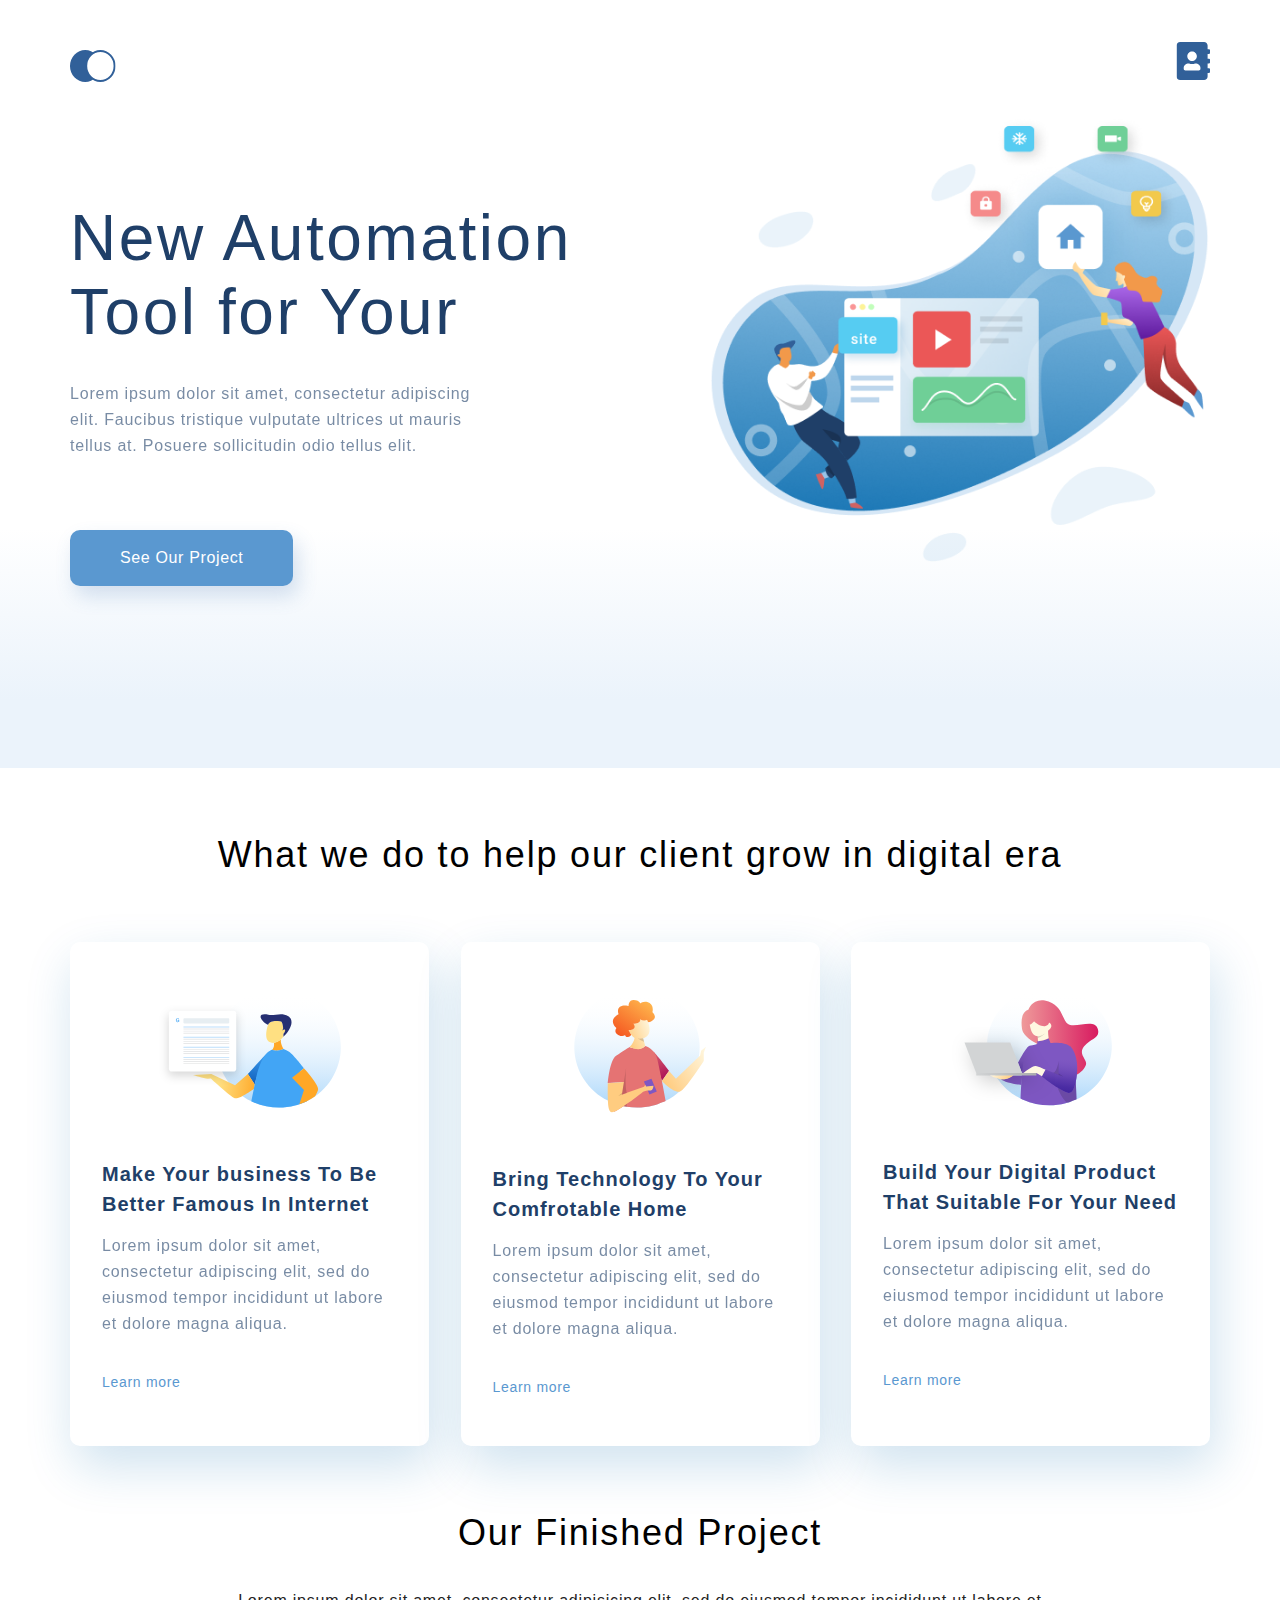
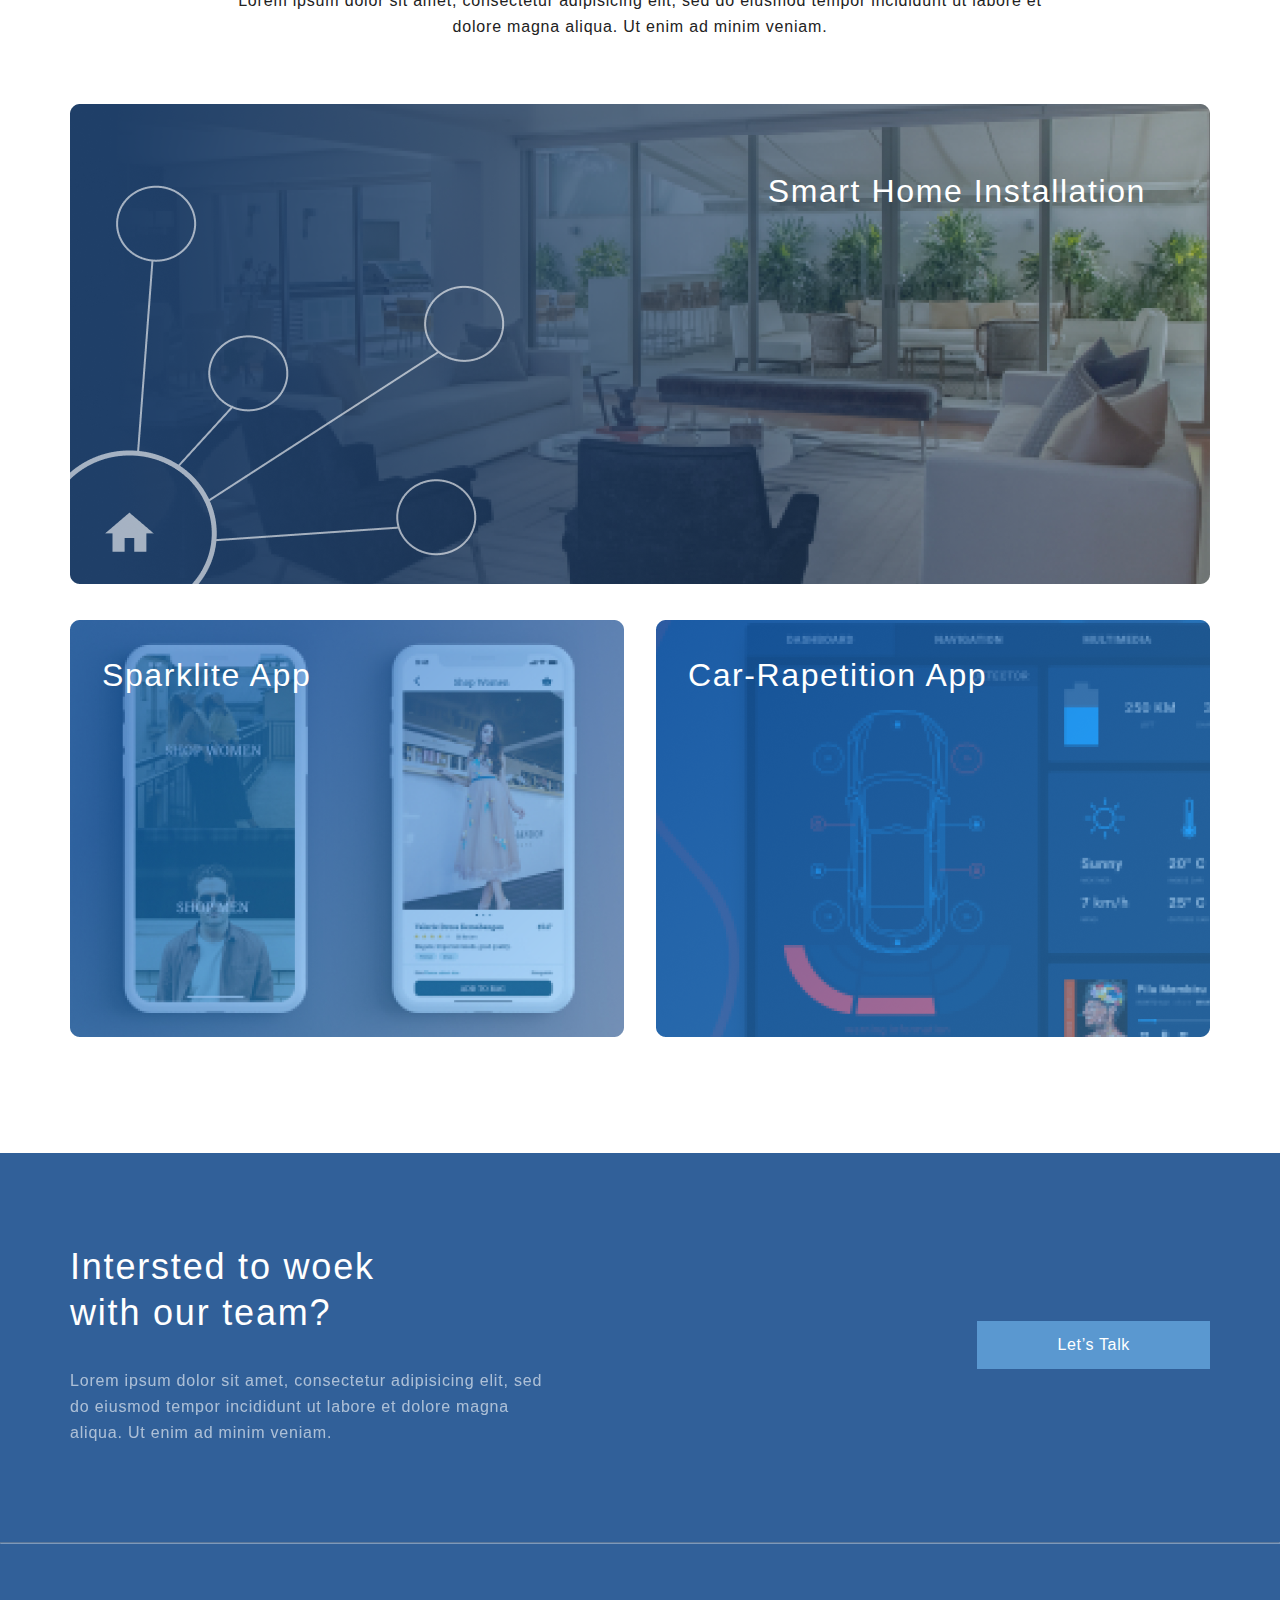
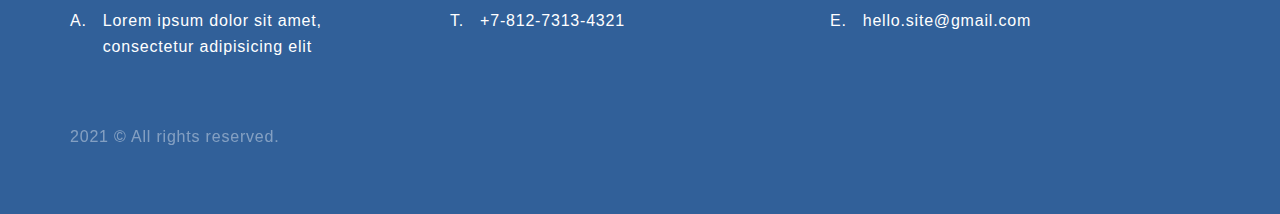
<file: index.html>
<!DOCTYPE html>
<html lang="en">
<head>
    <meta charset="UTF-8">
    <title>Главная</title>
    <meta name="viewport" content="width=device-width, initial-scale=1.0">
    <link rel="stylesheet" href="style.css">
</head>
<body>
    <div class="top">
        <div class="container top__box">
            <ul class="header">
                <li><a href="index.html"><img src="img/logo.svg" alt="logo"></a></li>
                <li><a href="contacts.html"><img src="img/contacts.svg" alt="contacts"></a></li>
            </ul>
            <div class="top__info">
                <h1 class="top__heading">New Automation Tool for Your </h1>
                <p class="text top__text">Lorem ipsum dolor sit amet, consectetur adipiscing elit. Faucibus tristique vulputate ultrices ut mauris tellus at. Posuere sollicitudin odio tellus elit.</p>
                <a class="top__button" href="#">See Our Project</a>
            </div>
        </div>
    </div>
    <div class="what-we-do container">
        <h3 class="heading">What we do to help our client grow in digital era</h3>
        <div class="card-box">
            <div class="card">
                <img class="card__img" src="img/card1.svg" alt="card 1">
                <h4 class="heading-mini">Make Your business To Be Better Famous In Internet</h4>
                <p class="text">Lorem ipsum dolor sit amet, consectetur adipiscing elit, sed do eiusmod tempor incididunt ut labore et dolore magna aliqua. </p>
                <a href="#" class="card__link">Learn more</a>
            </div>
            <div class="card">
                <img class="card__img" src="img/card2.svg" alt="card 2">
                <h4 class="heading-mini">Bring Technology To Your Comfrotable Home</h4>
                <p class="text">Lorem ipsum dolor sit amet, consectetur adipiscing elit, sed do eiusmod tempor incididunt ut labore et dolore magna aliqua. </p>
                <a href="#" class="card__link">Learn more</a>
            </div>
            <div class="card">
                <img class="card__img" src="img/card3.svg" alt="card 3">
                <h4 class="heading-mini">Build Your Digital Product That Suitable For Your Need</h4>
                <p class="text">Lorem ipsum dolor sit amet, consectetur adipiscing elit, sed do eiusmod tempor incididunt ut labore et dolore magna aliqua. </p>
                <a href="#" class="card__link">Learn more</a>
            </div>
        </div>
    </div>
    <div class="project container">
        <h3 class="heading">Our Finished Project</h3>
        <p class="text text__project">Lorem ipsum dolor sit amet, consectetur adipisicing elit, sed do eiusmod tempor incididunt ut labore et dolore magna aliqua. Ut enim ad minim veniam.</p>
        <div class="project__item">
            <img class="project__img" src="img/project1.png" alt="project 1">
            <p class="project__text">Smart Home Installation</p>
        </div>
        <div class="project__parent">
            <div class="project__item project__item_marging">
                <img class="project__img" src="img/project2.png" alt="project 2">
                <p class="project__text project__text_mini">Sparklite App</p>
            </div>
            <div class="project__item">
                <img class="project__img" src="img/project3.png" alt="project 3">
                <p class="project__text project__text_mini">Car-Rapetition App</p>
            </div>
        </div>
    </div>
    <div class="footer">
        <div class="container">
            <div class="footer__top">
                <div class="footer__text">
                    <h3 class="heading footer__heading">Intersted to woek with our team?</h3>
                    <p class="text text_footer">Lorem ipsum dolor sit amet, consectetur adipisicing elit, sed do eiusmod tempor incididunt ut labore et dolore magna aliqua. Ut enim ad minim veniam.</p>
                </div>
                <a class="footer__button" href="#">Let’s Talk</a>
            </div>
        </div>
        <hr>
        <div class="container">
            <div class="footer__bottom">
                <ul class="footer__info">
                <li class="footer__list">Lorem ipsum dolor sit amet, consectetur adipisicing elit</li>
                <li class="footer__list">+7-812-7313-4321</li>
                <li class="footer__list"><a class="footer__list_link" href="mailto:hello.site@gmail.com">hello.site@gmail.com</a></li>
                </ul>
                <div class="footer__copy"><p class="text footer__copy-text">2021 &copy; All rights reserved.</p></div>
            </div>
        </div>
    </div>
</body>
</html>
</file>
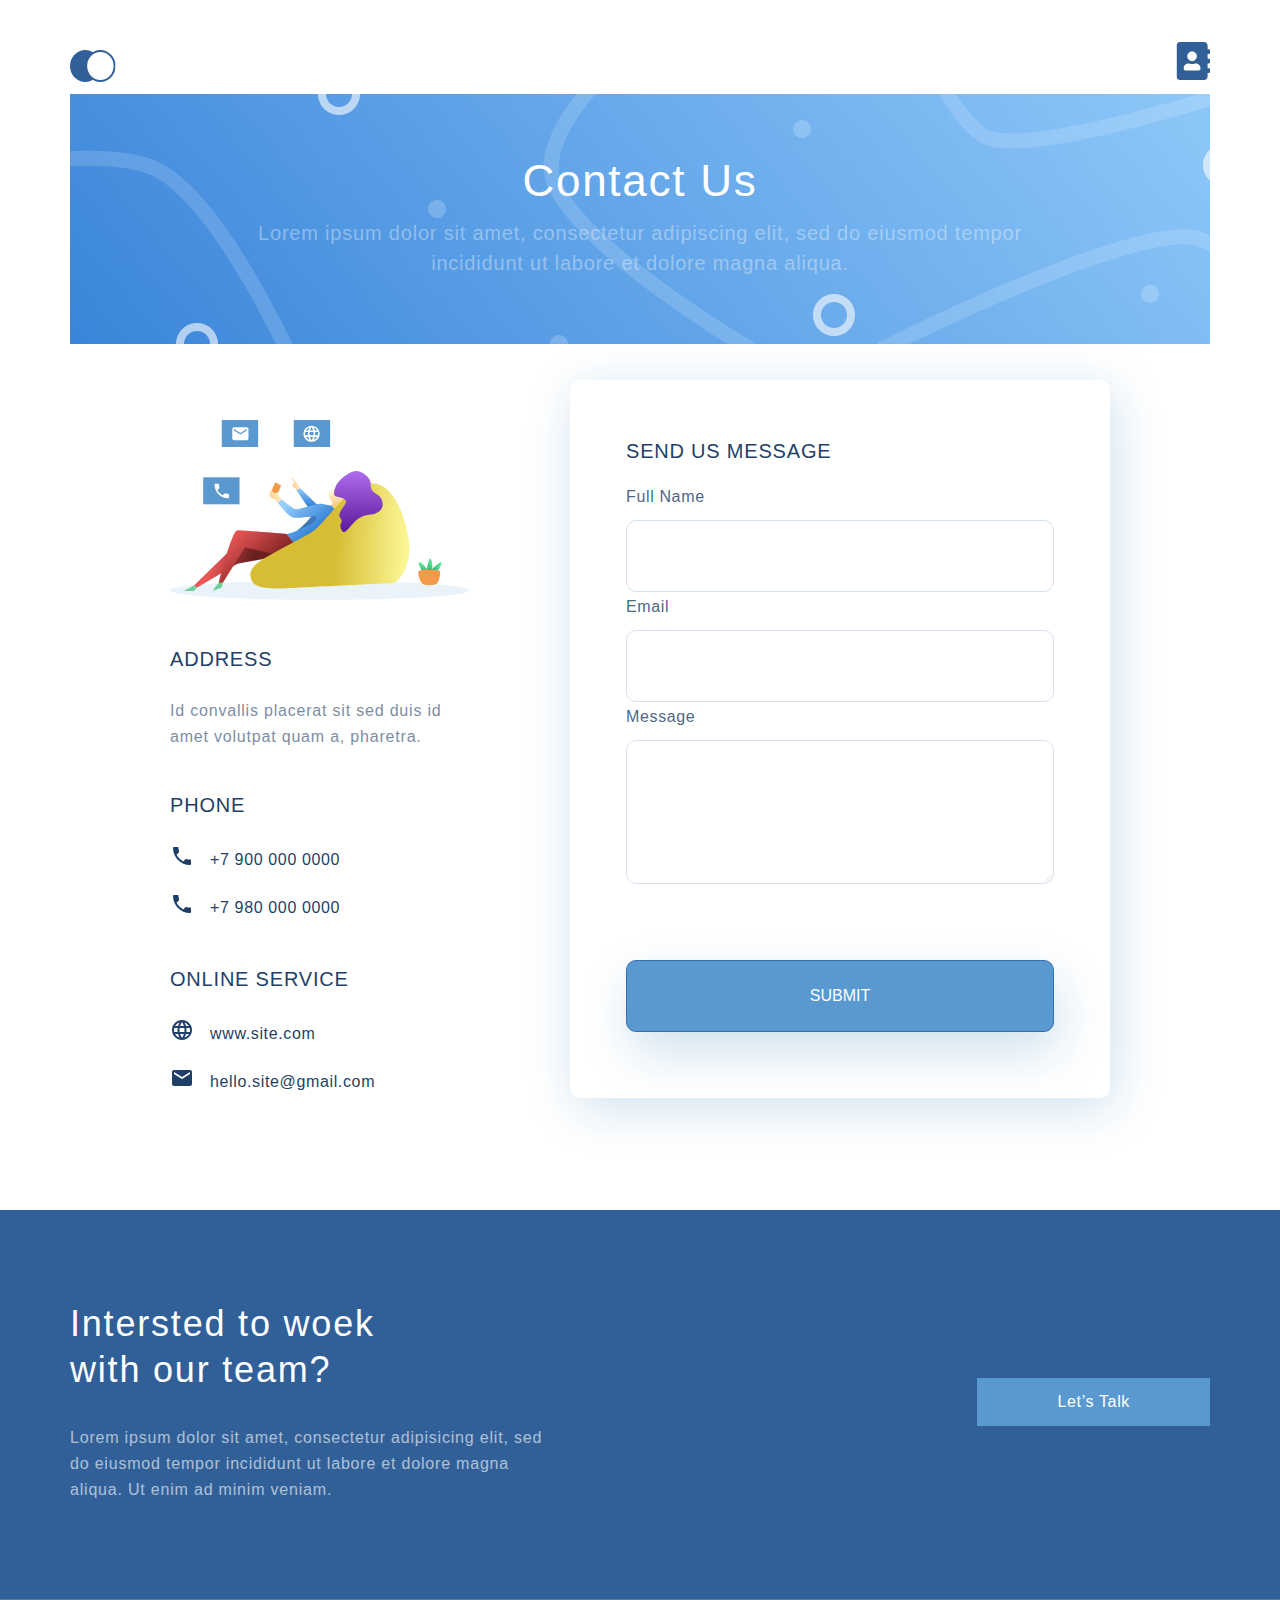
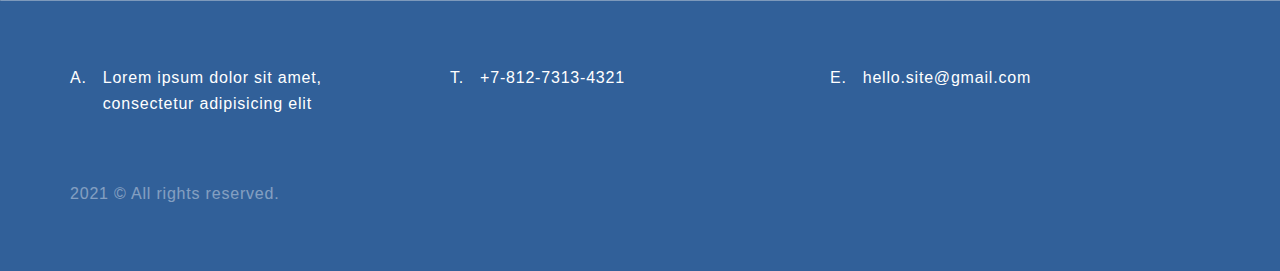
<file: contacts.html>
<!DOCTYPE html>
<html lang="en">
<head>
    <meta charset="UTF-8">
    <title>Контакты</title>
    <meta name="viewport" content="width=device-width, initial-scale=1.0">
    <link rel="stylesheet" href="style.css">
</head>
<body>
<div class="top top__contacts">
    <div class="container top__box">
        <ul class="header">
            <li><a href="index.html"><img src="img/logo.svg" alt="logo"></a></li>
            <li><a href="contacts.html"><img src="img/contacts.svg" alt="contacts"></a></li>
        </ul>
        <div class="banner-contacts">
            <h2 class="heading contacts_heading">Contact Us</h2>
            <p class="text contacts_text">Lorem ipsum dolor sit amet, consectetur adipiscing elit, sed do eiusmod tempor incididunt ut labore et dolore magna aliqua. </p>
        </div>
    </div>
</div>
<div class="container">
    <div class="contacts__content">
        <div class="contacts__block">
            <img class="contacts__img" src="img/contacts_img.svg" alt="contacts">
            <h4 class="heading contacts__heading">Address</h4>
            <p class="text text__contacts">Id convallis placerat sit sed duis id amet volutpat quam a, pharetra.</p>

            <h4 class="heading contacts__heading">Phone</h4>
            <ul class="contacts__phone">
                <li class="contacts__phone-list">+7 900 000 0000</li>
                <li class="contacts__phone-list">+7 980 000 0000</li>
            </ul>
            <h4 class="heading contacts__heading">Online service</h4>
            <ul class="contacts__services">
                <li class="contacts__services-list contacts__icon_site"><a class="contacts__services-link" href="http://mail.ru/" target="_blank">www.site.com</a></li>
                <li class="contacts__services-list contacts__icon_mail"><a  class="contacts__services-link" href="mailto:hello.site@gmail.com">hello.site@gmail.com</a></li>
            </ul>
        </div>
        <div class="contacts__form">
            <form action="#">
                <h4 class="heading form__heading">Send us message</h4>
                <label class="form__label">Full Name</label>
                <input class="field form__input" type="text" class="field">
                <label class="form__label">Email</label>
                <input class="field form__input" type="email" class="field">
                <label class="form__label">Message</label>
                <textarea class="field form__textarea" cols="30" rows="5" class="field"></textarea>
                <button type="submit" class="submit">submit</button>
            </form>
        </div>
    </div>
    <div class="contacts__map">
        <script type="text/javascript" charset="utf-8" async src="https://api-maps.yandex.ru/services/constructor/1.0/js/?um=constructor%3A7879cfe663b566876f4dd529f94eeb7f7440069e0932629b56d0b632b9b34c13&amp;width=100%&amp;height=400&amp;lang=ru_RU&amp;scroll=true"></script>
    </div>
</div>
<div class="footer">
    <div class="container">
        <div class="footer__top">
            <div class="footer__text">
                <h3 class="heading footer__heading">Intersted to woek with our team?</h3>
                <p class="text text_footer">Lorem ipsum dolor sit amet, consectetur adipisicing elit, sed do eiusmod tempor incididunt ut labore et dolore magna aliqua. Ut enim ad minim veniam.</p>
            </div>
            <a class="footer__button" href="#">Let’s Talk</a>
        </div>
    </div>
    <hr>
    <div class="container">
        <div class="footer__bottom">
            <ul class="footer__info">
                <li class="footer__list">Lorem ipsum dolor sit amet, consectetur adipisicing elit</li>
                <li class="footer__list">+7-812-7313-4321</li>
                <li class="footer__list"><a class="footer__list_link" href="mailto:hello.site@gmail.com">hello.site@gmail.com</a></li>
            </ul>
            <div class="footer__copy"><p class="text footer__copy-text">2021 &copy; All rights reserved.</p></div>
        </div>
    </div>
</div>
</body>
</html>
</file>
<file: style.css>
body {
    font-family: sans-serif;
    font-style: normal;
    font-weight: normal;
}
* {
    margin: 0;
    padding: 0;
}
.container {
    max-width: 1140px;
    margin: 0 auto;
}
.top {
    min-height: 768px;
    background: linear-gradient(0deg, #EBF3FB 8.84%, rgba(152, 195, 232, 0) 31.12%);
}
.top__contacts {
     min-height: 380px;
     background: none;
 }
.top__box {
    display: flex;
    flex-direction: column;
    height: 100%;
}
.header {
    display: flex;
    justify-content: space-between;
    list-style-type: none;
    padding-top: 42px;
}
.top__info {
    padding-top: 107px;
    flex-grow: 1;
    background: url(img/top__back.png);
    background-repeat: no-repeat;
    background-position: right center;
    background-size: 44%;
}
.top__heading {
    width: 510px;
    font-size: 64px;
    font-weight: 300;
    color: #1F3F68;
    line-height: 74px;
    letter-spacing: 0.04em;
    margin-bottom: 32px;
}
.text {
    color: #1F3F68;
    font-size: 16px;
    line-height: 26px;
    letter-spacing: 0.05em;
    opacity: 0.6;
}
.top__text {
    width: 425px;
}
.top__button {
    font-size: 16px;
    line-height: 26px;
    text-align: center;
    letter-spacing: 0.04em;
    color: #FFFFFF;
    background: #5A98D0;
    box-shadow: 5px 10px 20px rgba(53, 110, 173, 0.2);
    border-radius: 10px;
    padding: 15px 50px;
    display: inline-block;
    text-decoration: none;
    margin-top: 71px;
}
.heading {
    font-size: 36px;
    text-align: center;
    font-weight: 300;
    line-height: 46px;
    letter-spacing: 0.05em;
    color: #000000;
}
.banner-contacts {
    width: 100%;
    height: 250px;
    background: url(img/banner__contacts.png);
    background-repeat: no-repeat;
    background-position: center;
}
.contacts_heading {
    margin-top: 50px;
    font-weight: 500;
    font-size: 44px;
    line-height: 74px;
    letter-spacing: 0.04em;
    color: #FFFFFF;
}
.contacts_text {
    margin: 0 auto;
    width: 780px;
    font-size: 20px;
    line-height: 30px;
    text-align: center;
    letter-spacing: 0.04em;
    color: rgba(255, 255, 255, 0.6);
}
.what-we-do {
    padding-top: 64px;
}
.card-box {
    display: flex;
    justify-content: space-between;
    padding-top: 64px;
    padding-bottom: 64px;
}
.card {
    width: 359px;
    padding: 44px 32px;
    box-sizing: border-box;
    background: #FFFFFF;
    box-shadow: 5px 20px 50px rgba(16, 112, 177, 0.2);
    border-radius: 10px;
    display: flex;
    flex-direction: column;
}
.heading-mini {
    font-size: 20px;
    line-height: 30px;
    color: #1F3F68;
    letter-spacing: 0.05em;
    margin-bottom: 14px;
}
.card__img {
    align-self: center;
    margin-bottom: 51px;
}
.card__link {
    font-size: 14px;
    line-height: 30px;
    letter-spacing: 0.05em;
    color: #5A98D0;
    text-decoration: none;
    padding-top: 30px;
}
.project {
    /*margin-bottom: 112px;*/
}
.text__project {
    width: 75%;
    margin: 32px auto 64px;
    color: #222222;
    opacity: 1;
    text-align: center;
}
.project__item {
    position: relative;
    flex-grow: 1;
}
.project__img {
    width: 100%;
}
.project__text {
    font-size: 32px;
    line-height: 46px;
    text-align: right;
    letter-spacing: 0.05em;
    color: #FFFFFF;
    position: absolute;
    top: 64px;
    right: 64px;
}
.project__parent {
    display: flex;
    justify-content: space-between;
    margin-top: 32px;
}
.project__item_marging {
    margin-right: 32px;
}
.project__text_mini {
    right: auto;
    top: 32px;
    left: 32px;
    text-align: left;
}
.contacts__content {
    display: flex;
    justify-content: space-between;
    margin: 0 100px;
}
.contacts__block {
    margin-right: 100px;
    width: 300px;
}
.contacts__heading {
    margin-top: 40px;
    text-transform: uppercase;
    font-weight: 500;
    font-size: 20px;
    line-height: 30px;
    letter-spacing: 0.04em;
    color: #1F3F68;
    text-align: left;
}
.contacts__img {
    width: 100%;
    margin-top: 40px;
}
.text__contacts {
    padding-top: 24px;
    color: #1F3F68;
    opacity: 0.6;
}
.contacts__phone {
    list-style-type: none;
    margin-top: 24px;
}
.contacts__phone-list:first-child {
    margin-bottom: 16px;
}
.contacts__phone-list {
    padding: 3px 0 3px 40px;
    background-image: url(img/ico_phone.svg);
    background-repeat: no-repeat;
    font-weight: 300;
    font-size: 16px;
    line-height: 26px;
    letter-spacing: 0.04em;
    color: #1F3F68;
}
.contacts__services {
    list-style-type: none;
    margin-top: 24px;
}
.contacts__services-list:first-child {
    margin-bottom: 16px;
}
.contacts__services-list {
    padding: 3px 0 3px 40px;
    background-repeat: no-repeat;
    font-weight: 300;
    font-size: 16px;
    line-height: 26px;
    letter-spacing: 0.04em;
    color: #1F3F68;
}
.contacts__icon_site {
    background-image: url(img/ico_site.svg);
}
.contacts__icon_mail {
    background-image: url(img/ico_mail.svg);
}
.contacts__services-link {
    text-decoration: none;
    font-weight: 300;
    font-size: 16px;
    line-height: 26px;
    letter-spacing: 0.04em;
    color: #1F3F68;
}
.contacts__form {
    width: 540px;
    background: #FFFFFF;
    box-shadow: 5px 10px 50px rgba(16, 112, 177, 0.2);
    border-radius: 10px;
}
form {
    padding: 56px;
}
.form__heading {
    text-transform: uppercase;
    font-weight: 500;
    font-size: 20px;
    line-height: 30px;
    letter-spacing: 0.04em;
    color: #1F3F68;
    text-align: left;
    margin-bottom: 16px;
}
.form__label {
    padding-top: 32px;
    font-size: 16px;
    line-height: 30px;
    letter-spacing: 0.04em;
    color: #1F3F68;
    opacity: 0.8;
}
.field {
    margin-top: 8px;
    border: 1px solid #356EAD;
    box-sizing: border-box;
    border-radius: 10px;
    font-weight: 300;
    font-size: 16px;
    line-height: 30px;
    letter-spacing: 0.04em;
    color: #1F3F68;
    opacity: 0.2;
}
.form__input {
    height: 72px;
    width: 100%;
}
.form__textarea {
    height: 144px;
    width: 100%;
}
.contacts__map {
    margin: 0 100px;
    margin-top: 96px;
}
.submit {
    margin-top: 72px;
    background: #5A98D0;
    box-shadow: 5px 20px 50px rgba(16, 112, 177, 0.2);
    border-radius: 10px;
    border: 1px solid #356EAD;
    font-weight: 500;
    font-size: 16px;
    line-height: 26px;
    text-align: center;
    color: #FFFFFF;
    text-transform: uppercase;
    width: 100%;
    height: 72px;
}
.footer {
    background: #316099;
    padding-top: 91px;
    padding-bottom: 64px;
    margin-top: 112px;
}
.footer__top {
    padding-bottom: 96px;
    display: flex;
    justify-content: space-between;
    align-items: center;
}
.footer__heading {
    width: 340px;
    text-align: left;
    color: #FFFFFF;
    margin-bottom: 32px;
}
.text_footer {
    color: #FFFFFF;
    width: 495px;
}
.footer__button {
    align-self: center;
    background: #5A98D0;
    padding: 15px 80px;
    text-align: center;
    letter-spacing: 0.04em;
    color: #FFFFFF;
    text-decoration: none;
}
hr {
    opacity: 0.4;
}
.footer__info {
    margin-top: 64px;
    display: flex;
    justify-content: space-between;

}
.footer__list {
    font-size: 16px;
    line-height: 26px;
    letter-spacing: 0.05em;
    color: #FFFFFF;
    flex-grow: 1;
    flex-basis: 33.3333%;
    list-style-type: none;
    display: flex;
    margin-right: 32px;
}
.footer__list::before {
    content: 'T.';
    display: block;
    margin-right: 16px;
}
.footer__list:first-child::before {
    content: 'А.';
    display: block;
}
.footer__list:last-child::before {
    content: 'E.';
    display: block;
}
.footer__list_link {
    text-decoration: none;
    font-size: 16px;
    line-height: 26px;
    letter-spacing: 0.05em;
    color: #FFFFFF;
}
.footer__copy {
    margin-top: 64px;
}
.footer__copy-text {
    font-size: 16px;
    line-height: 26px;
    letter-spacing: 0.05em;
    color: #FFFFFF;
    opacity: 0.4;
}
@media (max-width: 1024px) {
    .container {
        padding-left: 32px;
        padding-right: 32px;
    }
    .top__info {
        background-position: right bottom;
    }
    .card-box {
        flex-direction: column;
        align-items: center;
    }
    .card {
        margin-bottom: 32px;
    }
    .project__text_mini {
        top: 20px;
        left: 20px;
    }
    .contacts_text {
        width: 520px;
    }
    .contacts__content {
        flex-direction: column;
        align-items: center;
    }
    .contacts__block {
        margin-right: 0;
        margin-bottom: 64px;
    }
    .footer {
        padding-top: 47px;
    }
    .footer__top {
        padding-bottom: 64px;
        padding-left: 92px;
        padding-right: 92px;
    }
    .footer__heading {
        width: 336px;
    }
    .text_footer {
        color: #FFFFFF;
        width: 336px;
    }
    .footer__button {
        padding: 7px 29px;
        margin-top: 50px;
    }
    .footer__bottom {
        padding-left: 92px;
        padding-right: 92px;
    }
    .footer__info {
        flex-direction: column;
        align-items: baseline;
    }
    .footer__list {
        flex-grow: 0;
        flex-basis: auto;
        padding-top: 25px;
    }
    .footer__list:first-child {
        padding-top: 0;
    }
    .footer__list::before {
        margin-right: 40px;
    }

}

@media (max-width: 667px) {
    .container {
        padding-left: 15px;
        padding-right: 15px;
    }
    .heading {
        font-size: 24px;
        line-height: 28px;
    }
    .top {
        min-height: 376px;
        padding-bottom: 41px;
        box-sizing: border-box;
    }
    .header {
        padding-top: 24px;
    }
    .top__info {
        padding-top: 36px;
        display: flex;
        flex-direction: column;
        align-items: center;
        background-image: none;
    }
    .top__heading {
        width: 100%;
        font-size: 32px;
        line-height: 37px;
        text-align: center;
        margin-bottom: 12px;
    }
    .top__text {
        width: 100%;
        text-align: center;
    }
    .top__button {
        font-size: 12px;
        line-height: 26px;
        padding: 0 8px;
        margin-top: 32px;
    }
    .contacts_text {
        width: 340px;
    }
    .contacts__content {
        margin: 0 15px;
    }
    .contacts__form {
        width: 100%;
        margin-bottom: 64px;
    }
    .contacts__map {
        margin: 0;
    }
    .form__input {
        height: 46px;
        font-size: 14px;
        line-height: 30px;
    }
    .form__textarea {
        height: 92px;
        font-size: 14px;
        line-height: 30px;
    }
    .submit {
        margin-top: 46px;
        height: 46px;
        font-size: 14px;
        line-height: 30px;
    }
    .what-we-do {
        padding-top: 48px;
    }
    .card-box {
        padding-top: 32px;
    }
    .card {
        width: 100%;
    }
    .text__project {
        width: 100%;
    }
    .project__text {
        top: 16px;
        right: 16px;
        font-size: 16px;
        line-height: 19px;
    }
    .project__text_mini {
        left: 16px;
    }
    .project__parent {
        flex-direction: column;
        margin-top: 16px;
    }
    .project__item_marging {
        margin-right: 0;
        margin-bottom: 16px;
    }
    .footer {
        padding-bottom: 32px;
        margin-top: 64px;
    }
    .footer__top {
        padding-bottom: 18px;
        padding-left: 0;
        padding-right: 0;
        flex-direction: column;
        align-items: center;
    }
    .footer__info {
        margin-top: 32px;
    }
    .footer__heading {
        text-align: center;
    }
    .text_footer {
        text-align: center;
    }
    .footer__bottom {
        padding-left: 0;
        padding-right: 0;
    }
    .footer__button {
        padding: 3px 18px;
        margin-top: 40px;
    }
    .footer__list {
        padding-top: 17px;
    }
    .footer__copy {
        margin-top: 32px;
        text-align: center;
    }
}
</file>
